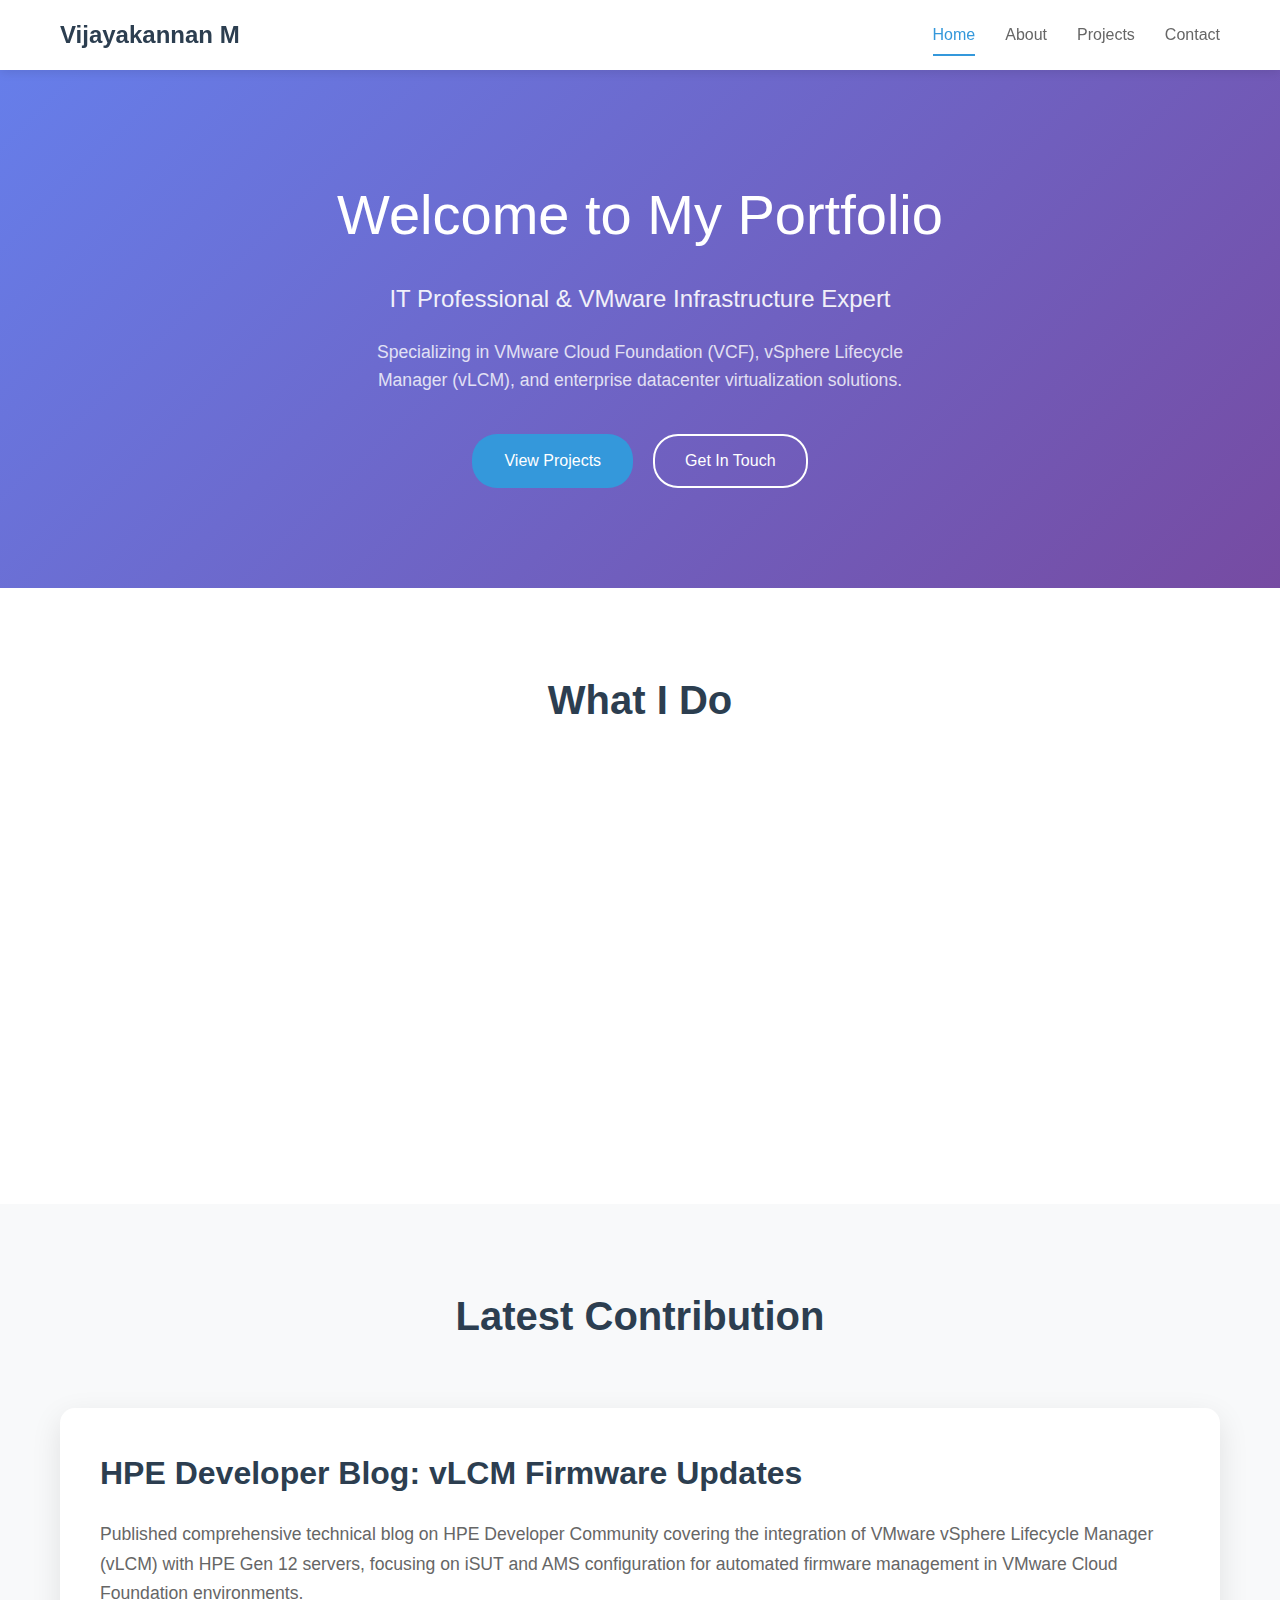
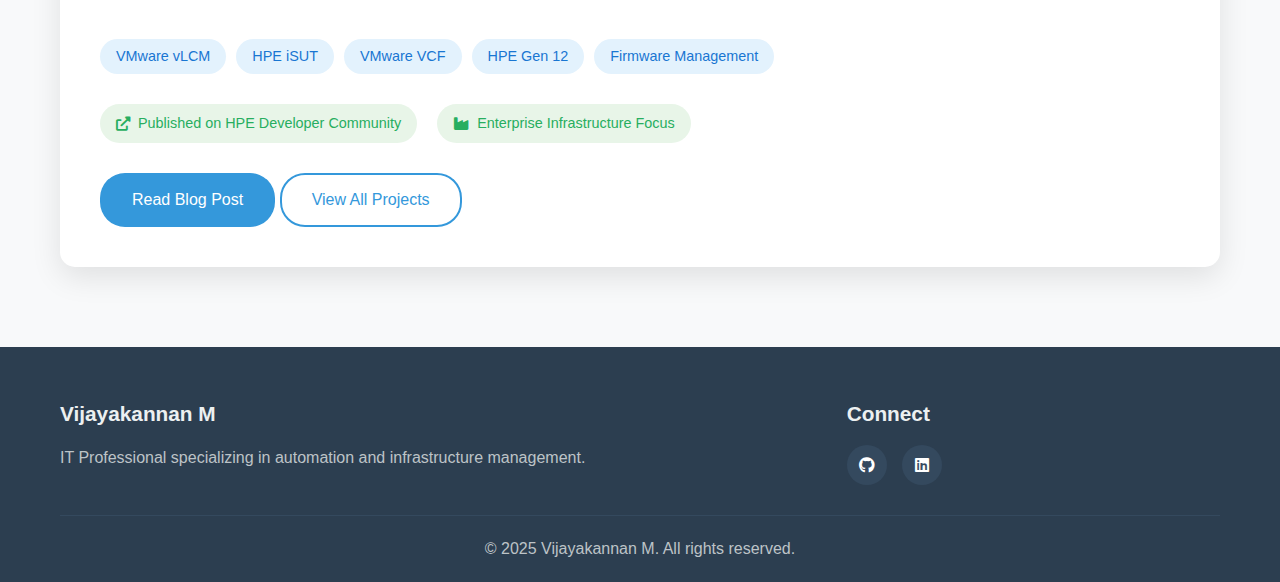
<file: index.html>
<!DOCTYPE html>
<html lang="en">
<head>
    <meta charset="UTF-8">
    <meta name="viewport" content="width=device-width, initial-scale=1.0">
    <title>Vijayakannan M - IT Professional</title>
    <link rel="stylesheet" href="styles.css">
    <link href="https://cdnjs.cloudflare.com/ajax/libs/font-awesome/6.0.0/css/all.min.css" rel="stylesheet">
</head>
<body>
    <nav class="navbar">
        <div class="nav-container">
            <div class="nav-logo">
                <a href="index.html">Vijayakannan M</a>
            </div>
            <div class="nav-menu">
                <a href="index.html" class="nav-link active">Home</a>
                <a href="about.html" class="nav-link">About</a>
                <a href="projects.html" class="nav-link">Projects</a>
                <a href="contact.html" class="nav-link">Contact</a>
            </div>
            <div class="hamburger">
                <span class="bar"></span>
                <span class="bar"></span>
                <span class="bar"></span>
            </div>
        </div>
    </nav>

    <main>
        <section class="hero">
            <div class="hero-content">
                <h1>Welcome to My Portfolio</h1>
                <p class="hero-subtitle">IT Professional & VMware Infrastructure Expert</p>
                <p class="hero-description">
                    Specializing in VMware Cloud Foundation (VCF), vSphere Lifecycle Manager (vLCM), 
                    and enterprise datacenter virtualization solutions.
                </p>
                <div class="hero-buttons">
                    <a href="projects.html" class="btn btn-primary">View Projects</a>
                    <a href="contact.html" class="btn btn-secondary">Get In Touch</a>
                </div>
            </div>
        </section>

        <section class="features">
            <div class="container">
                <h2>What I Do</h2>
                <div class="features-grid">
                    <div class="feature-card">
                        <div class="feature-icon">
                            <i class="fas fa-server"></i>
                        </div>
                        <h3>Infrastructure Management</h3>
                        <p>Specialist in VMware vCenter, ESXi hosts, and enterprise virtualization platforms with comprehensive datacenter management experience.</p>
                    </div>
                    <div class="feature-card">
                        <div class="feature-icon">
                            <i class="fas fa-code"></i>
                        </div>
                        <h3>PowerShell Automation</h3>
                        <p>Creating efficient automation scripts for system administration and deployment tasks.</p>
                    </div>
                    <div class="feature-card">
                        <div class="feature-icon">
                            <i class="fas fa-tools"></i>
                        </div>
                        <h3>System Integration</h3>
                        <p>Integrating HPE iLO, VMware environments, and enterprise management tools.</p>
                    </div>
                </div>
            </div>
        </section>

        <section class="recent-projects">
            <div class="container">
                <h2>Latest Contribution</h2>
                <div class="project-highlight">
                    <div class="project-content">
                        <h3>HPE Developer Blog: vLCM Firmware Updates</h3>
                        <p>
                            Published comprehensive technical blog on HPE Developer Community covering the 
                            integration of VMware vSphere Lifecycle Manager (vLCM) with HPE Gen 12 servers, 
                            focusing on iSUT and AMS configuration for automated firmware management in 
                            VMware Cloud Foundation environments.
                        </p>
                        <div class="project-tech">
                            <span class="tech-tag">VMware vLCM</span>
                            <span class="tech-tag">HPE iSUT</span>
                            <span class="tech-tag">VMware VCF</span>
                            <span class="tech-tag">HPE Gen 12</span>
                            <span class="tech-tag">Firmware Management</span>
                        </div>
                        <div class="blog-highlight">
                            <div class="highlight-item">
                                <i class="fas fa-external-link-alt"></i>
                                <span>Published on HPE Developer Community</span>
                            </div>
                            <div class="highlight-item">
                                <i class="fas fa-industry"></i>
                                <span>Enterprise Infrastructure Focus</span>
                            </div>
                        </div>
                        <a href="https://developer.hpe.com/blog/configure-isut-and-ams-for-vlcm-based-firmware-updates-on-gen-12-servers/" 
                           target="_blank" class="btn btn-primary">Read Blog Post</a>
                        <a href="projects.html" class="btn btn-outline">View All Projects</a>
                    </div>
                </div>
            </div>
        </section>
    </main>

    <footer class="footer">
        <div class="container">
            <div class="footer-content">
                <div class="footer-section">
                    <h4>Vijayakannan M</h4>
                    <p>IT Professional specializing in automation and infrastructure management.</p>
                </div>
                <div class="footer-section">
                    <h4>Connect</h4>
                    <div class="social-links">
                        <a href="https://github.com/Vijayakannan-M" target="_blank">
                            <i class="fab fa-github"></i>
                        </a>
                        <a href="https://linkedin.com/in/vijayakannan-m" target="_blank">
                            <i class="fab fa-linkedin"></i>
                        </a>
                    </div>
                </div>
            </div>
            <div class="footer-bottom">
                <p>&copy; 2025 Vijayakannan M. All rights reserved.</p>
            </div>
        </div>
    </footer>

    <script src="script.js"></script>
</body>
</html>
</file>
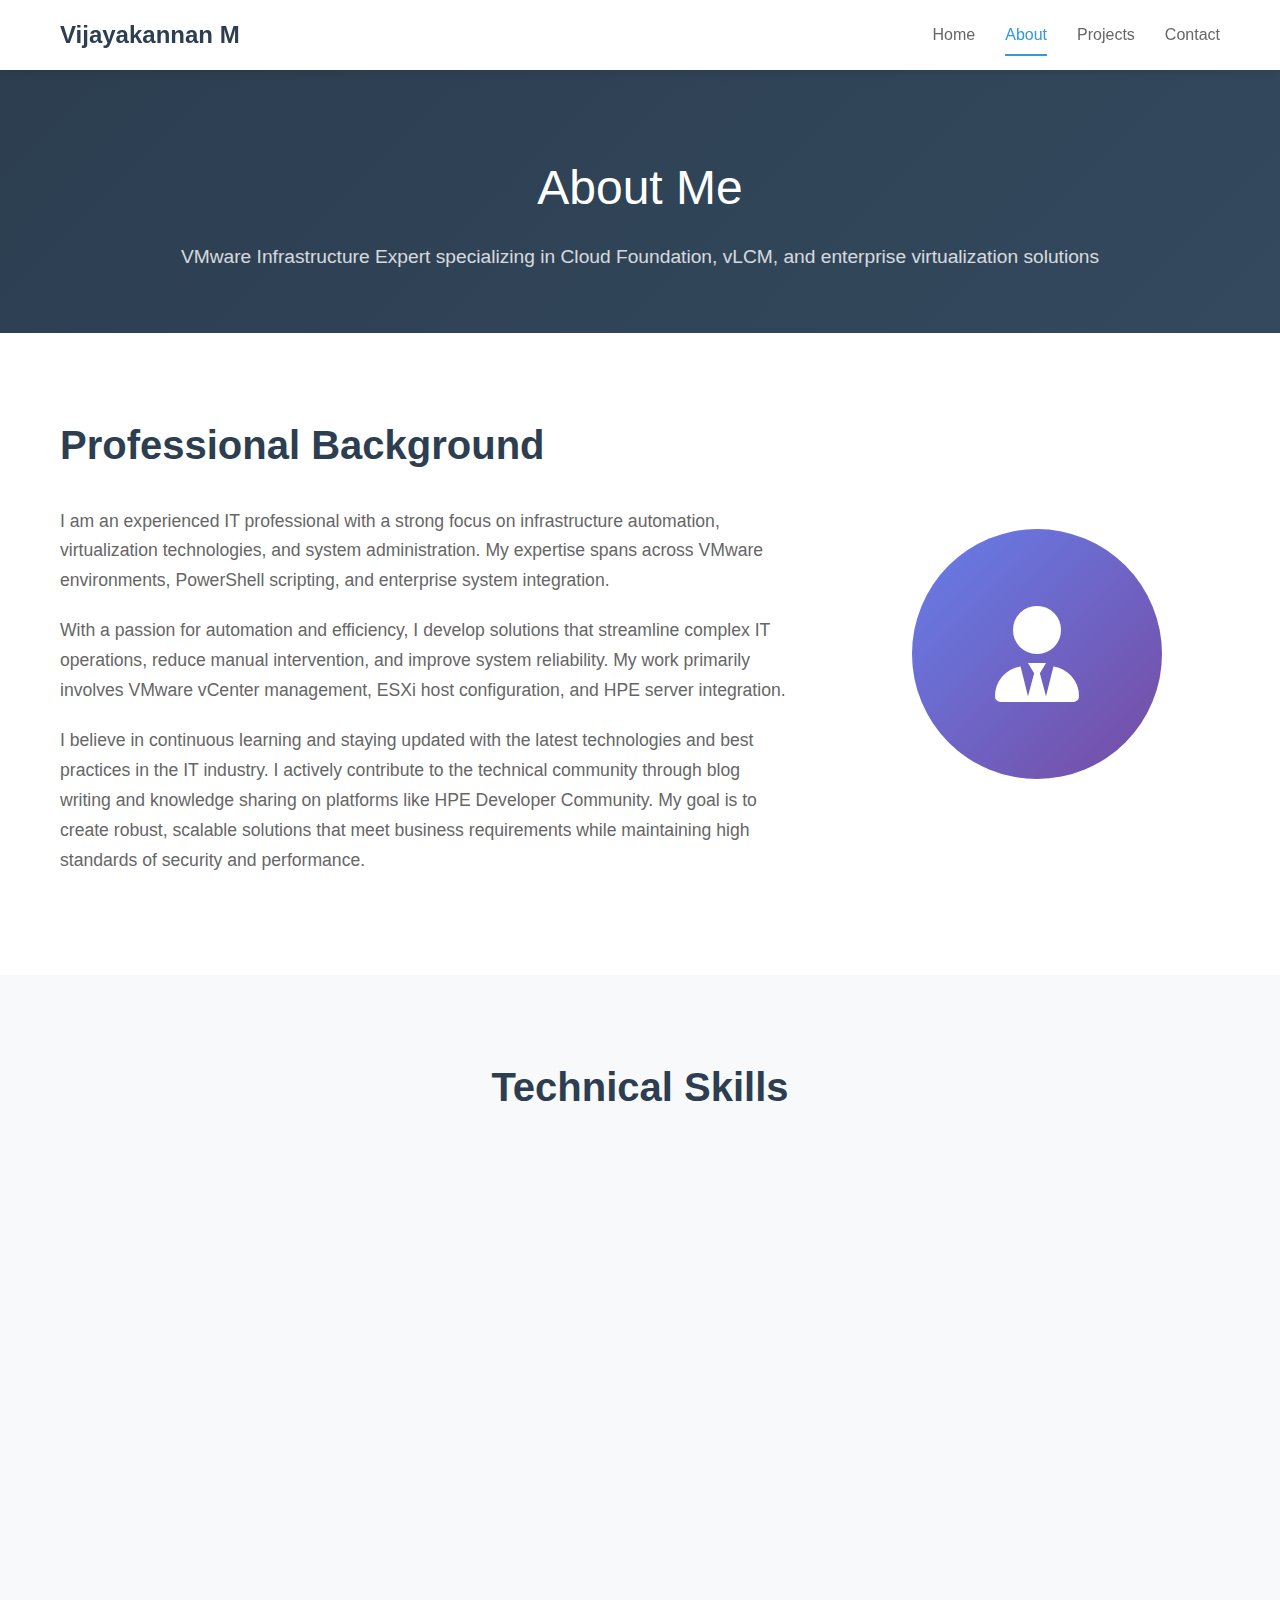
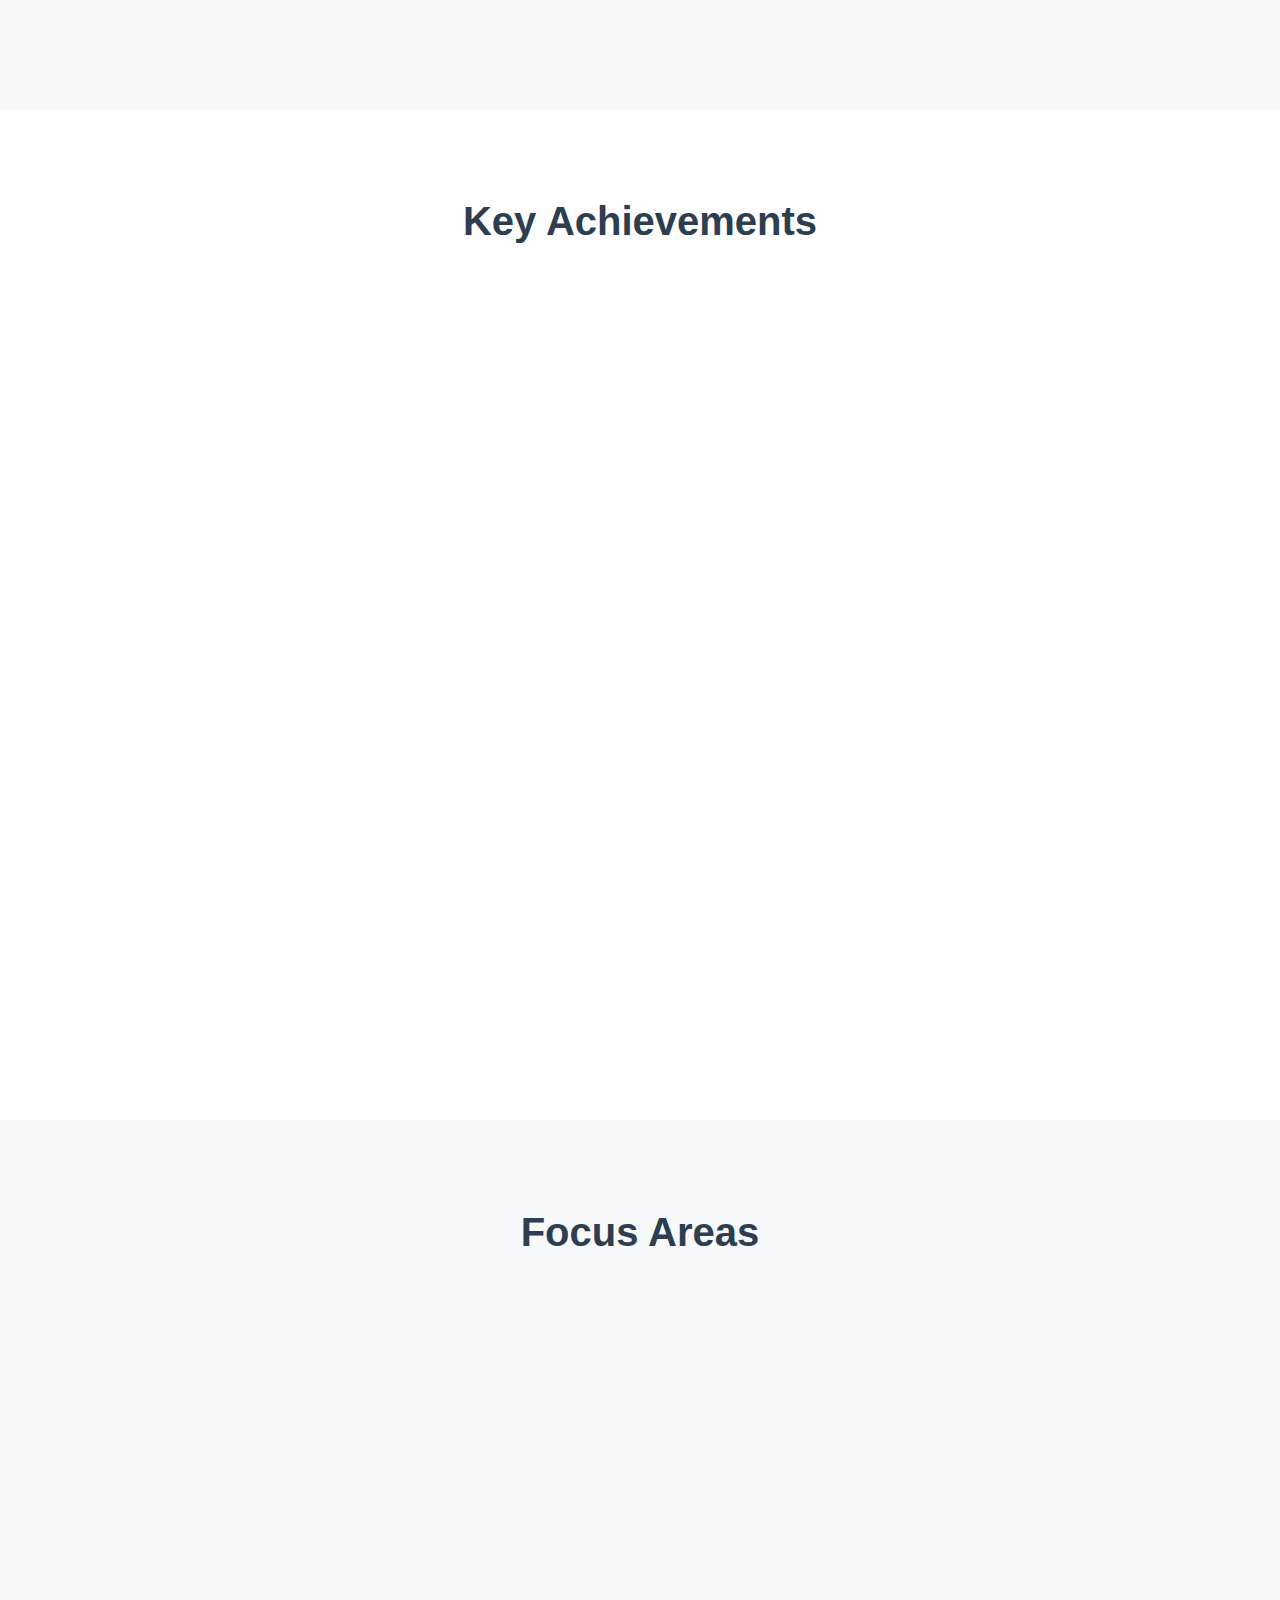
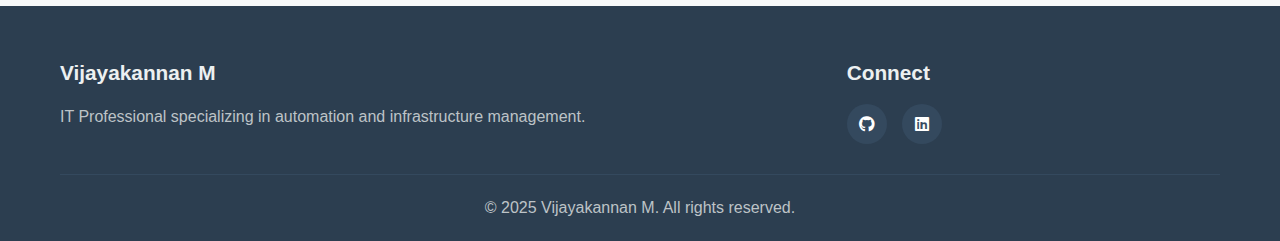
<file: about.html>
<!DOCTYPE html>
<html lang="en">
<head>
    <meta charset="UTF-8">
    <meta name="viewport" content="width=device-width, initial-scale=1.0">
    <title>About - Vijayakannan M</title>
    <link rel="stylesheet" href="styles.css">
    <link href="https://cdnjs.cloudflare.com/ajax/libs/font-awesome/6.0.0/css/all.min.css" rel="stylesheet">
</head>
<body>
    <nav class="navbar">
        <div class="nav-container">
            <div class="nav-logo">
                <a href="index.html">Vijayakannan M</a>
            </div>
            <div class="nav-menu">
                <a href="index.html" class="nav-link">Home</a>
                <a href="about.html" class="nav-link active">About</a>
                <a href="projects.html" class="nav-link">Projects</a>
                <a href="contact.html" class="nav-link">Contact</a>
            </div>
            <div class="hamburger">
                <span class="bar"></span>
                <span class="bar"></span>
                <span class="bar"></span>
            </div>
        </div>
    </nav>

    <main>
        <section class="page-hero">
            <div class="container">
                <h1>About Me</h1>
                <p>VMware Infrastructure Expert specializing in Cloud Foundation, vLCM, and enterprise virtualization solutions</p>
            </div>
        </section>

        <section class="about-content">
            <div class="container">
                <div class="about-grid">
                    <div class="about-text">
                        <h2>Professional Background</h2>
                        <p>
                            I am an experienced IT professional with a strong focus on infrastructure automation, 
                            virtualization technologies, and system administration. My expertise spans across 
                            VMware environments, PowerShell scripting, and enterprise system integration.
                        </p>
                        <p>
                            With a passion for automation and efficiency, I develop solutions that streamline 
                            complex IT operations, reduce manual intervention, and improve system reliability. 
                            My work primarily involves VMware vCenter management, ESXi host configuration, 
                            and HPE server integration.
                        </p>
                        <p>
                            I believe in continuous learning and staying updated with the latest technologies 
                            and best practices in the IT industry. I actively contribute to the technical 
                            community through blog writing and knowledge sharing on platforms like HPE Developer 
                            Community. My goal is to create robust, scalable solutions that meet business 
                            requirements while maintaining high standards of security and performance.
                        </p>
                    </div>
                    <div class="about-image">
                        <div class="profile-placeholder">
                            <i class="fas fa-user-tie"></i>
                        </div>
                    </div>
                </div>
            </div>
        </section>

        <section class="skills">
            <div class="container">
                <h2>Technical Skills</h2>
                <div class="skills-grid">
                    <div class="skill-category">
                        <h3>Scripting & Automation</h3>
                        <ul>
                            <li>PowerShell</li>
                            <li>PowerCLI</li>
                            <li>Batch Scripting</li>
                            <li>SSH Automation</li>
                        </ul>
                    </div>
                    <div class="skill-category">
                        <h3>Virtualization</h3>
                        <ul>
                            <li>VMware vCenter</li>
                            <li>ESXi</li>
                            <li>Virtual Machine Management</li>
                            <li>Cluster Configuration</li>
                        </ul>
                    </div>
                    <div class="skill-category">
                        <h3>Hardware & Integration</h3>
                        <ul>
                            <li>HPE iLO</li>
                            <li>Server Management</li>
                            <li>System Integration</li>
                            <li>Remote Administration</li>
                        </ul>
                    </div>
                    <div class="skill-category">
                        <h3>Development & Tools</h3>
                        <ul>
                            <li>Python</li>
                            <li>Java</li>
                            <li>AWS Cloud Services</li>
                            <li>Git & GitHub</li>
                            <li>HTML/CSS</li>
                            <li>JSON/XML</li>
                            <li>Documentation</li>
                        </ul>
                    </div>
                </div>
            </div>
        </section>

        <section class="experience">
            <div class="container">
                <h2>Key Achievements</h2>
                <div class="achievements">
                    <div class="achievement-item">
                        <div class="achievement-icon">
                            <i class="fas fa-cogs"></i>
                        </div>
                        <div class="achievement-content">
                            <h3>Automation Excellence</h3>
                            <p>Developed comprehensive PowerShell automation scripts that significantly reduce manual configuration time for VMware and HPE environments.</p>
                        </div>
                    </div>
                    <div class="achievement-item">
                        <div class="achievement-icon">
                            <i class="fas fa-shield-alt"></i>
                        </div>
                        <div class="achievement-content">
                            <h3>Security Implementation</h3>
                            <p>Implemented secure credential management and account creation processes across enterprise infrastructure.</p>
                        </div>
                    </div>
                    <div class="achievement-item">
                        <div class="achievement-icon">
                            <i class="fas fa-pen-fancy"></i>
                        </div>
                        <div class="achievement-content">
                            <h3>Technical Writing & Community Contribution</h3>
                            <p>Published technical blog on HPE Developer Community covering vLCM integration with HPE Gen 12 servers, sharing expertise with the broader IT community.</p>
                        </div>
                    </div>
                    <div class="achievement-item">
                        <div class="achievement-icon">
                            <i class="fas fa-chart-line"></i>
                        </div>
                        <div class="achievement-content">
                            <h3>Process Optimization</h3>
                            <p>Streamlined IT operations through efficient scripting and automation, improving system reliability and reducing deployment time.</p>
                        </div>
                    </div>
                </div>
            </div>
        </section>

        <section class="certifications">
            <div class="container">
                <h2>Focus Areas</h2>
                <div class="cert-grid">
                    <div class="cert-item">
                        <i class="fas fa-server"></i>
                        <h4>Infrastructure Management</h4>
                        <p>VMware vSphere Administration</p>
                    </div>
                    <div class="cert-item">
                        <i class="fas fa-code"></i>
                        <h4>Automation Development</h4>
                        <p>PowerShell & PowerCLI Scripting</p>
                    </div>
                    <div class="cert-item">
                        <i class="fas fa-network-wired"></i>
                        <h4>System Integration</h4>
                        <p>Enterprise Hardware Management</p>
                    </div>
                </div>
            </div>
        </section>
    </main>

    <footer class="footer">
        <div class="container">
            <div class="footer-content">
                <div class="footer-section">
                    <h4>Vijayakannan M</h4>
                    <p>IT Professional specializing in automation and infrastructure management.</p>
                </div>
                <div class="footer-section">
                    <h4>Connect</h4>
                    <div class="social-links">
                        <a href="https://github.com/Vijayakannan-M" target="_blank">
                            <i class="fab fa-github"></i>
                        </a>
                        <a href="https://linkedin.com/in/vijayakannan-m" target="_blank">
                            <i class="fab fa-linkedin"></i>
                        </a>
                    </div>
                </div>
            </div>
            <div class="footer-bottom">
                <p>&copy; 2025 Vijayakannan M. All rights reserved.</p>
            </div>
        </div>
    </footer>

    <script src="script.js"></script>
</body>
</html>
</file>
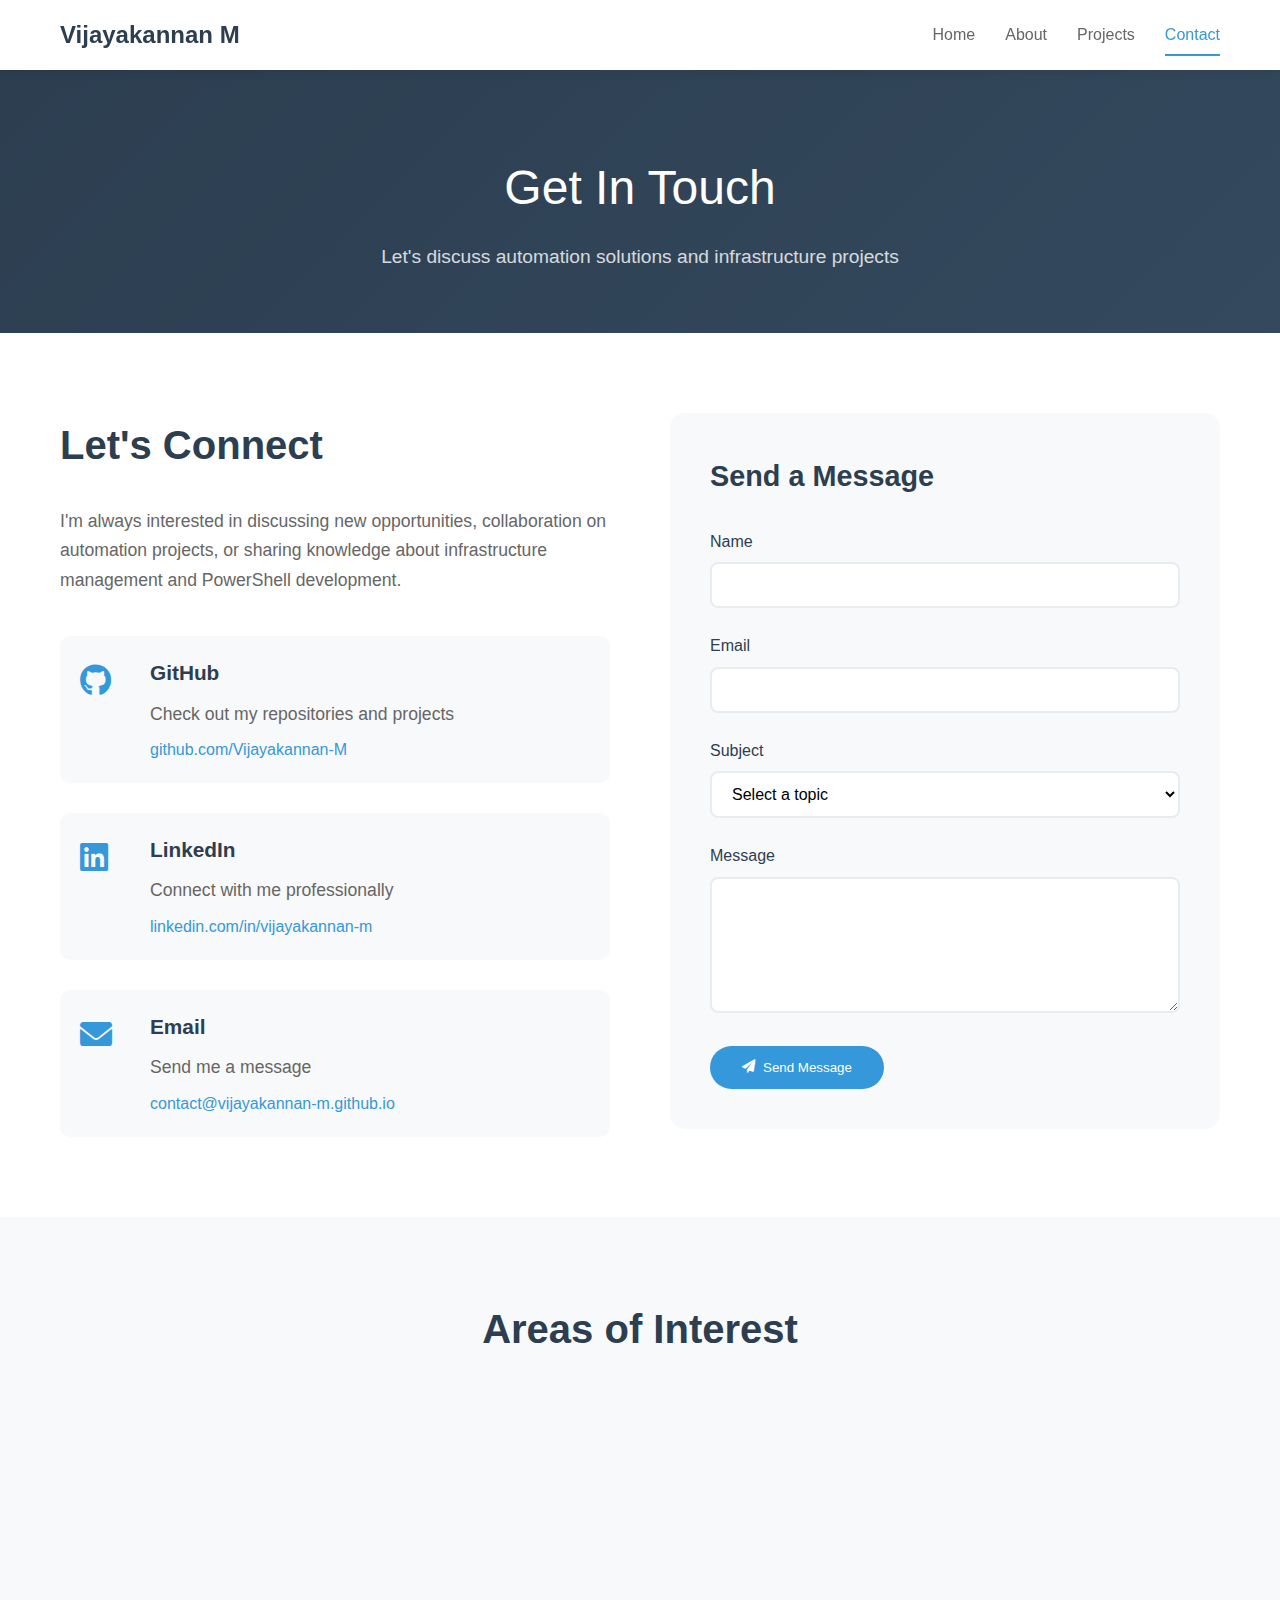
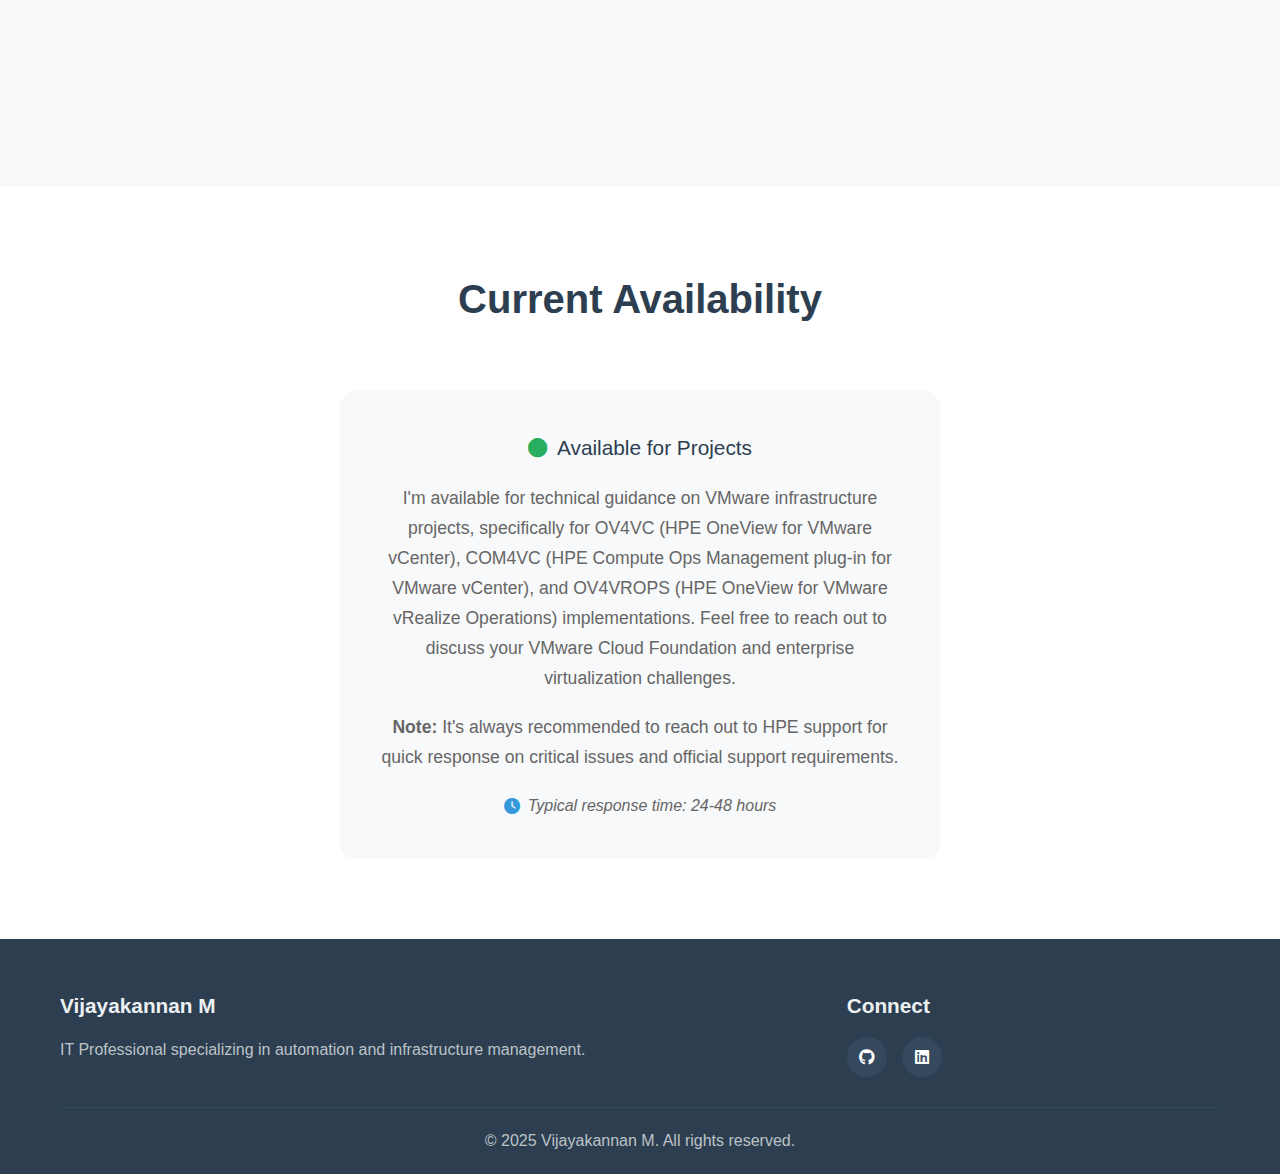
<file: contact.html>
<!DOCTYPE html>
<html lang="en">
<head>
    <meta charset="UTF-8">
    <meta name="viewport" content="width=device-width, initial-scale=1.0">
    <title>Contact - Vijayakannan M</title>
    <link rel="stylesheet" href="styles.css">
    <link href="https://cdnjs.cloudflare.com/ajax/libs/font-awesome/6.0.0/css/all.min.css" rel="stylesheet">
</head>
<body>
    <nav class="navbar">
        <div class="nav-container">
            <div class="nav-logo">
                <a href="index.html">Vijayakannan M</a>
            </div>
            <div class="nav-menu">
                <a href="index.html" class="nav-link">Home</a>
                <a href="about.html" class="nav-link">About</a>
                <a href="projects.html" class="nav-link">Projects</a>
                <a href="contact.html" class="nav-link active">Contact</a>
            </div>
            <div class="hamburger">
                <span class="bar"></span>
                <span class="bar"></span>
                <span class="bar"></span>
            </div>
        </div>
    </nav>

    <main>
        <section class="page-hero">
            <div class="container">
                <h1>Get In Touch</h1>
                <p>Let's discuss automation solutions and infrastructure projects</p>
            </div>
        </section>

        <section class="contact">
            <div class="container">
                <div class="contact-grid">
                    <div class="contact-info">
                        <h2>Let's Connect</h2>
                        <p>
                            I'm always interested in discussing new opportunities, 
                            collaboration on automation projects, or sharing knowledge 
                            about infrastructure management and PowerShell development.
                        </p>
                        
                        <div class="contact-methods">
                            <div class="contact-method">
                                <div class="contact-icon">
                                    <i class="fab fa-github"></i>
                                </div>
                                <div class="contact-details">
                                    <h3>GitHub</h3>
                                    <p>Check out my repositories and projects</p>
                                    <a href="https://github.com/Vijayakannan-M" target="_blank">
                                        github.com/Vijayakannan-M
                                    </a>
                                </div>
                            </div>

                            <div class="contact-method">
                                <div class="contact-icon">
                                    <i class="fab fa-linkedin"></i>
                                </div>
                                <div class="contact-details">
                                    <h3>LinkedIn</h3>
                                    <p>Connect with me professionally</p>
                                    <a href="https://linkedin.com/in/vijayakannan-m" target="_blank">
                                        linkedin.com/in/vijayakannan-m
                                    </a>
                                </div>
                            </div>

                            <div class="contact-method">
                                <div class="contact-icon">
                                    <i class="fas fa-envelope"></i>
                                </div>
                                <div class="contact-details">
                                    <h3>Email</h3>
                                    <p>Send me a message</p>
                                    <a href="mailto:contact@vijayakannan-m.github.io">
                                        contact@vijayakannan-m.github.io
                                    </a>
                                </div>
                            </div>
                        </div>
                    </div>

                    <div class="contact-form-section">
                        <div class="contact-form">
                            <h3>Send a Message</h3>
                            <form id="contactForm">
                                <div class="form-group">
                                    <label for="name">Name</label>
                                    <input type="text" id="name" name="name" required>
                                </div>
                                
                                <div class="form-group">
                                    <label for="email">Email</label>
                                    <input type="email" id="email" name="email" required>
                                </div>
                                
                                <div class="form-group">
                                    <label for="subject">Subject</label>
                                    <select id="subject" name="subject" required>
                                        <option value="">Select a topic</option>
                                        <option value="collaboration">Collaboration Opportunity</option>
                                        <option value="consulting">Consulting Inquiry</option>
                                        <option value="project">Project Discussion</option>
                                        <option value="question">Technical Question</option>
                                        <option value="other">Other</option>
                                    </select>
                                </div>
                                
                                <div class="form-group">
                                    <label for="message">Message</label>
                                    <textarea id="message" name="message" rows="6" required></textarea>
                                </div>
                                
                                <button type="submit" class="btn btn-primary">
                                    <i class="fas fa-paper-plane"></i>
                                    Send Message
                                </button>
                            </form>
                        </div>
                    </div>
                </div>
            </div>
        </section>

        <section class="collaboration">
            <div class="container">
                <h2>Areas of Interest</h2>
                <div class="interest-grid">
                    <div class="interest-item">
                        <i class="fas fa-cogs"></i>
                        <h3>Automation Projects</h3>
                        <p>PowerShell scripting, infrastructure automation, and process optimization</p>
                    </div>
                    <div class="interest-item">
                        <i class="fas fa-server"></i>
                        <h3>Infrastructure Consulting</h3>
                        <p>VMware environments, server management, and virtualization solutions</p>
                    </div>
                    <div class="interest-item">
                        <i class="fas fa-code"></i>
                        <h3>Script Development</h3>
                        <p>Custom automation solutions for enterprise environments</p>
                    </div>
                    <div class="interest-item">
                        <i class="fas fa-graduation-cap"></i>
                        <h3>Knowledge Sharing</h3>
                        <p>Technical discussions, best practices, and learning opportunities</p>
                    </div>
                </div>
            </div>
        </section>

        <section class="availability">
            <div class="container">
                <div class="availability-info">
                    <h2>Current Availability</h2>
                    <div class="status-card">
                        <div class="status-indicator">
                            <i class="fas fa-circle"></i>
                            <span>Available for Projects</span>
                        </div>
                        <p>
                            I'm available for technical guidance on VMware infrastructure projects, 
                            specifically for OV4VC (HPE OneView for VMware vCenter), COM4VC (HPE Compute Ops Management 
                            plug-in for VMware vCenter), and OV4VROPS (HPE OneView for VMware vRealize Operations) 
                            implementations. Feel free to reach out to discuss your VMware Cloud Foundation and 
                            enterprise virtualization challenges.
                        </p>
                        <p>
                            <strong>Note:</strong> It's always recommended to reach out to HPE support for quick response 
                            on critical issues and official support requirements.
                        </p>
                        <div class="response-time">
                            <i class="fas fa-clock"></i>
                            <span>Typical response time: 24-48 hours</span>
                        </div>
                    </div>
                </div>
            </div>
        </section>
    </main>

    <footer class="footer">
        <div class="container">
            <div class="footer-content">
                <div class="footer-section">
                    <h4>Vijayakannan M</h4>
                    <p>IT Professional specializing in automation and infrastructure management.</p>
                </div>
                <div class="footer-section">
                    <h4>Connect</h4>
                    <div class="social-links">
                        <a href="https://github.com/Vijayakannan-M" target="_blank">
                            <i class="fab fa-github"></i>
                        </a>
                        <a href="https://linkedin.com/in/vijayakannan-m" target="_blank">
                            <i class="fab fa-linkedin"></i>
                        </a>
                    </div>
                </div>
            </div>
            <div class="footer-bottom">
                <p>&copy; 2025 Vijayakannan M. All rights reserved.</p>
            </div>
        </div>
    </footer>

    <script src="script.js"></script>
</body>
</html>
</file>
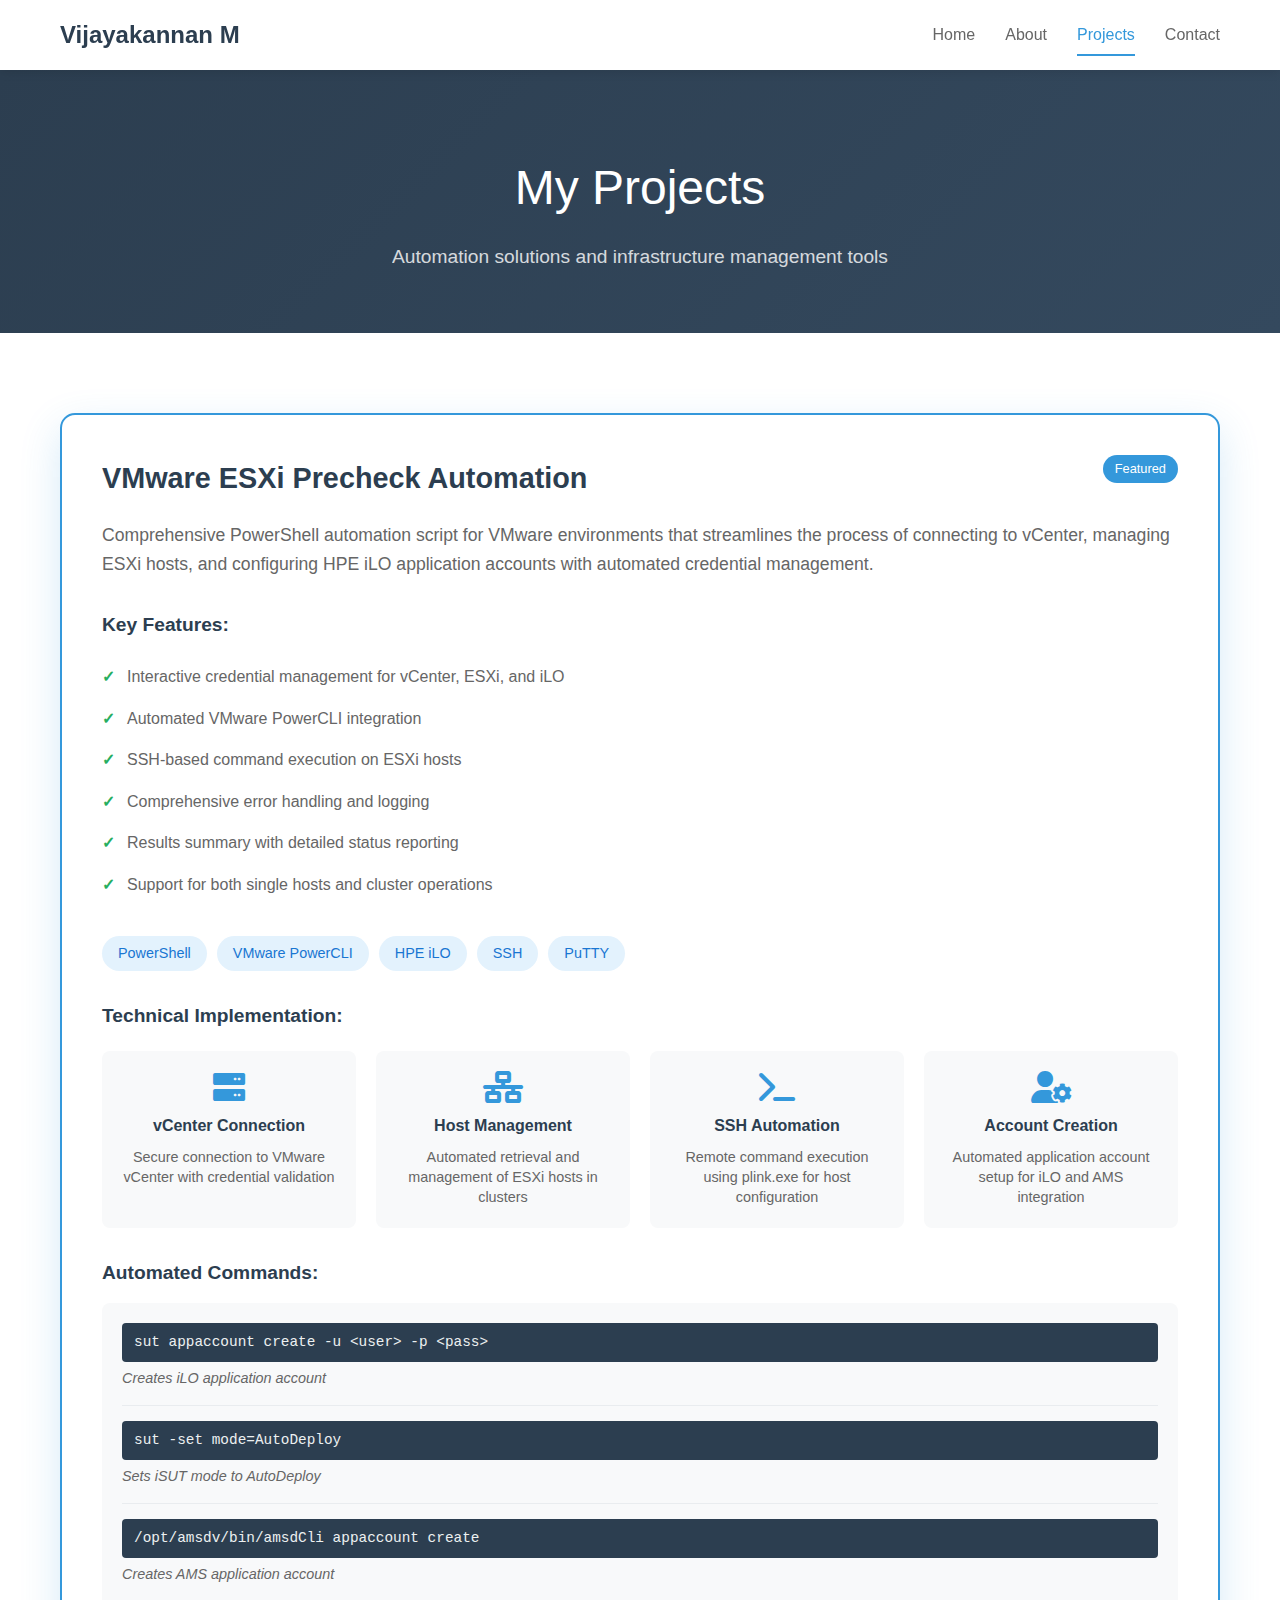
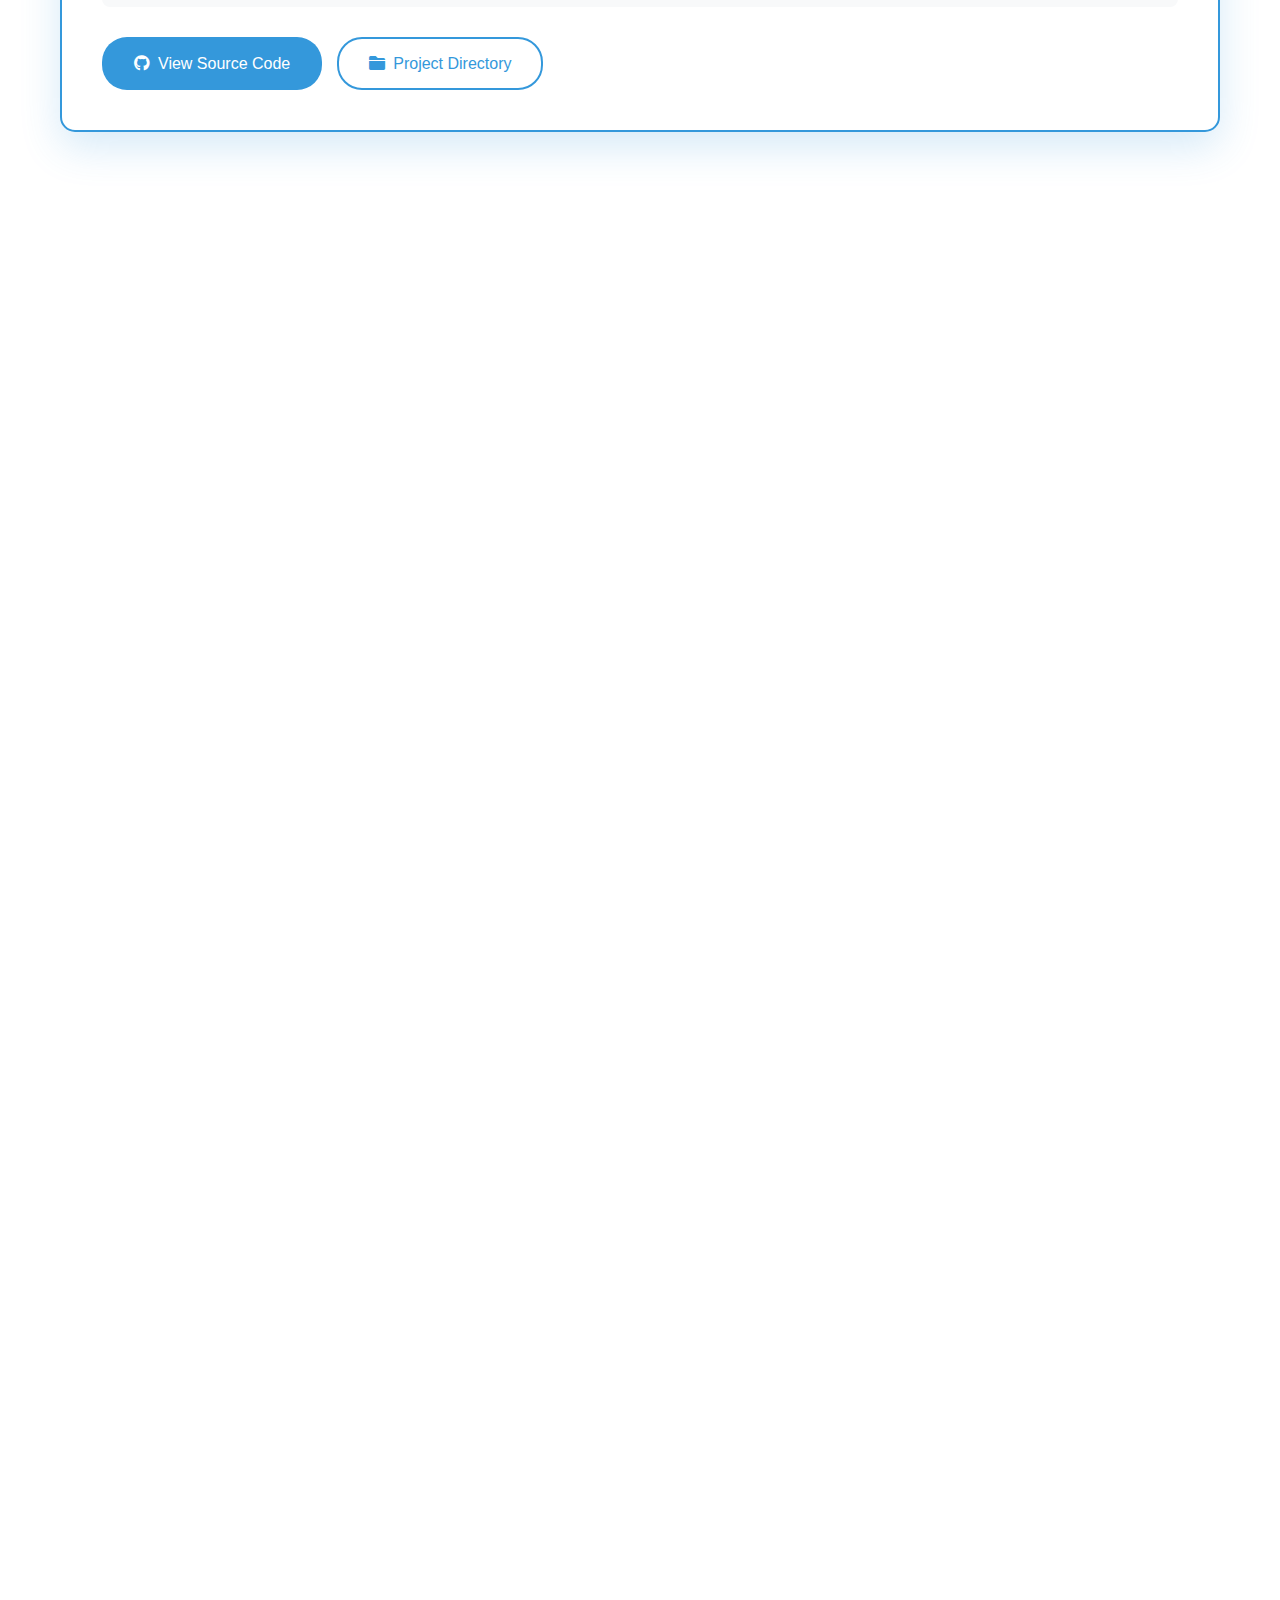
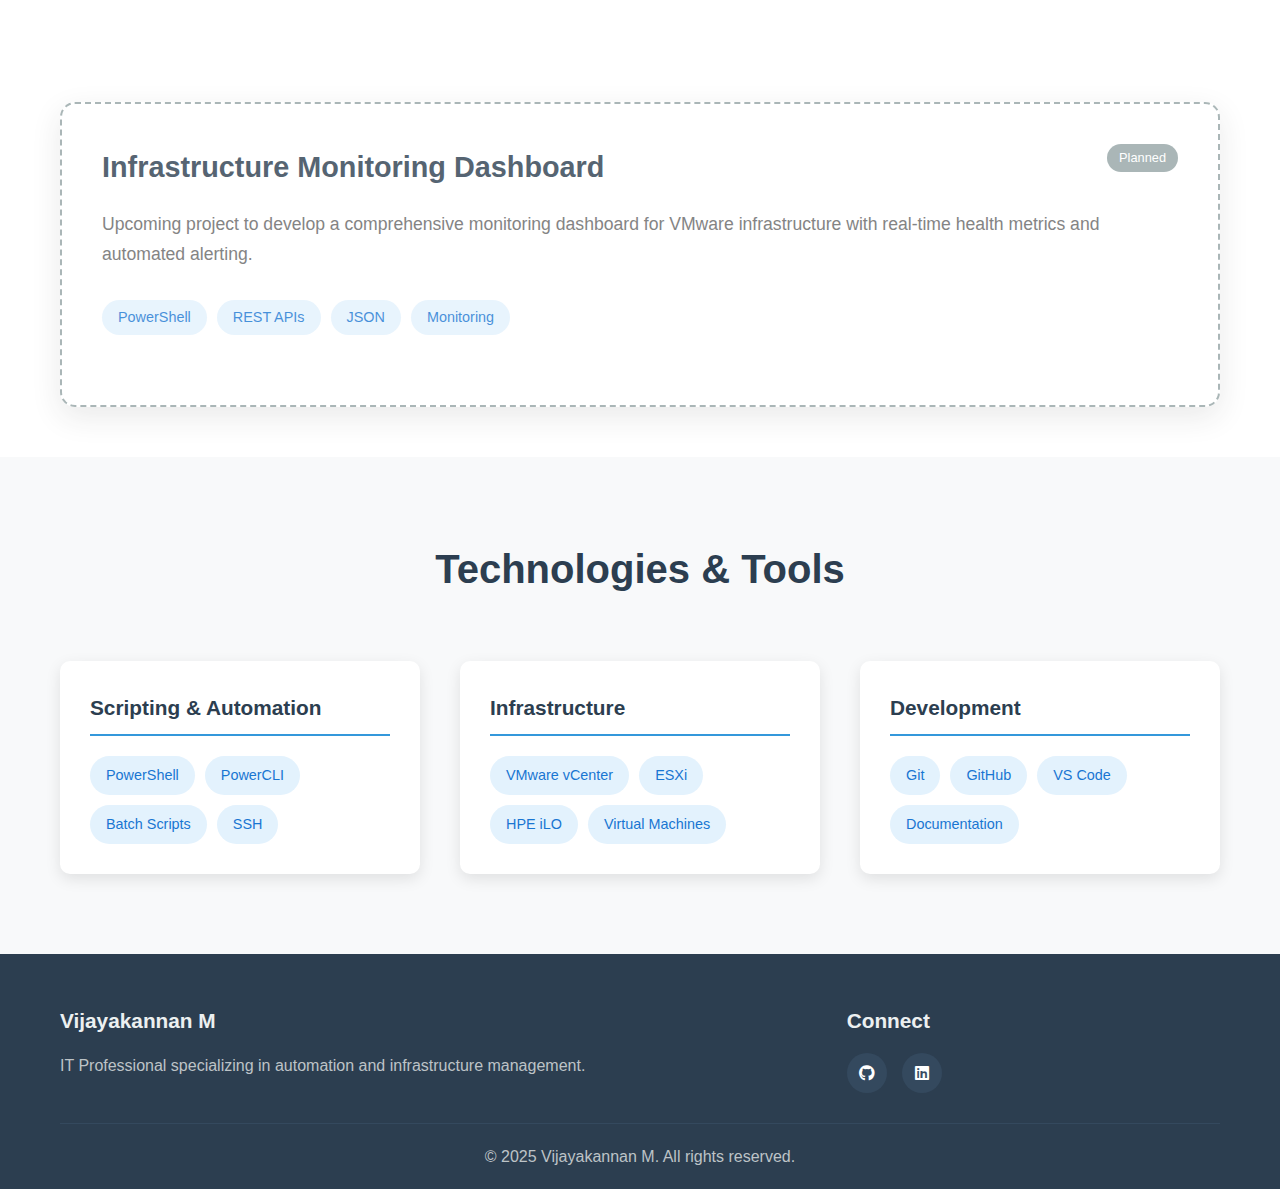
<file: projects.html>
<!DOCTYPE html>
<html lang="en">
<head>
    <meta charset="UTF-8">
    <meta name="viewport" content="width=device-width, initial-scale=1.0">
    <title>Projects - Vijayakannan M</title>
    <link rel="stylesheet" href="styles.css">
    <link href="https://cdnjs.cloudflare.com/ajax/libs/font-awesome/6.0.0/css/all.min.css" rel="stylesheet">
</head>
<body>
    <nav class="navbar">
        <div class="nav-container">
            <div class="nav-logo">
                <a href="index.html">Vijayakannan M</a>
            </div>
            <div class="nav-menu">
                <a href="index.html" class="nav-link">Home</a>
                <a href="about.html" class="nav-link">About</a>
                <a href="projects.html" class="nav-link active">Projects</a>
                <a href="contact.html" class="nav-link">Contact</a>
            </div>
            <div class="hamburger">
                <span class="bar"></span>
                <span class="bar"></span>
                <span class="bar"></span>
            </div>
        </div>
    </nav>

    <main>
        <section class="page-hero">
            <div class="container">
                <h1>My Projects</h1>
                <p>Automation solutions and infrastructure management tools</p>
            </div>
        </section>

        <section class="projects">
            <div class="container">
                <div class="projects-grid">
                    <div class="project-card featured">
                        <div class="project-header">
                            <h3>VMware ESXi Precheck Automation</h3>
                            <span class="project-status">Featured</span>
                        </div>
                        <div class="project-description">
                            <p>
                                Comprehensive PowerShell automation script for VMware environments that streamlines 
                                the process of connecting to vCenter, managing ESXi hosts, and configuring HPE iLO 
                                application accounts with automated credential management.
                            </p>
                        </div>
                        <div class="project-features">
                            <h4>Key Features:</h4>
                            <ul>
                                <li>Interactive credential management for vCenter, ESXi, and iLO</li>
                                <li>Automated VMware PowerCLI integration</li>
                                <li>SSH-based command execution on ESXi hosts</li>
                                <li>Comprehensive error handling and logging</li>
                                <li>Results summary with detailed status reporting</li>
                                <li>Support for both single hosts and cluster operations</li>
                            </ul>
                        </div>
                        <div class="project-tech">
                            <span class="tech-tag">PowerShell</span>
                            <span class="tech-tag">VMware PowerCLI</span>
                            <span class="tech-tag">HPE iLO</span>
                            <span class="tech-tag">SSH</span>
                            <span class="tech-tag">PuTTY</span>
                        </div>
                        <div class="project-details">
                            <h4>Technical Implementation:</h4>
                            <div class="implementation-grid">
                                <div class="impl-item">
                                    <i class="fas fa-server"></i>
                                    <h5>vCenter Connection</h5>
                                    <p>Secure connection to VMware vCenter with credential validation</p>
                                </div>
                                <div class="impl-item">
                                    <i class="fas fa-network-wired"></i>
                                    <h5>Host Management</h5>
                                    <p>Automated retrieval and management of ESXi hosts in clusters</p>
                                </div>
                                <div class="impl-item">
                                    <i class="fas fa-terminal"></i>
                                    <h5>SSH Automation</h5>
                                    <p>Remote command execution using plink.exe for host configuration</p>
                                </div>
                                <div class="impl-item">
                                    <i class="fas fa-user-cog"></i>
                                    <h5>Account Creation</h5>
                                    <p>Automated application account setup for iLO and AMS integration</p>
                                </div>
                            </div>
                        </div>
                        <div class="project-commands">
                            <h4>Automated Commands:</h4>
                            <div class="command-list">
                                <div class="command-item">
                                    <code>sut appaccount create -u &lt;user&gt; -p &lt;pass&gt;</code>
                                    <span>Creates iLO application account</span>
                                </div>
                                <div class="command-item">
                                    <code>sut -set mode=AutoDeploy</code>
                                    <span>Sets iSUT mode to AutoDeploy</span>
                                </div>
                                <div class="command-item">
                                    <code>/opt/amsdv/bin/amsdCli appaccount create</code>
                                    <span>Creates AMS application account</span>
                                </div>
                            </div>
                        </div>
                        <div class="project-links">
                            <a href="https://github.com/Vijayakannan-M/vijayakannan-m.github.io/blob/main/precheck-script/precheck.ps1" 
                               target="_blank" class="btn btn-primary">
                                <i class="fab fa-github"></i> View Source Code
                            </a>
                            <a href="https://github.com/Vijayakannan-M/vijayakannan-m.github.io/tree/main/precheck-script" 
                               target="_blank" class="btn btn-outline">
                                <i class="fas fa-folder"></i> Project Directory
                            </a>
                        </div>
                    </div>

                    <div class="project-card">
                        <div class="project-header">
                            <h3>Portfolio Website</h3>
                            <span class="project-status">Active</span>
                        </div>
                        <div class="project-description">
                            <p>
                                Multi-page responsive portfolio website built with modern web technologies, 
                                showcasing professional projects and technical expertise.
                            </p>
                        </div>
                        <div class="project-tech">
                            <span class="tech-tag">HTML5</span>
                            <span class="tech-tag">CSS3</span>
                            <span class="tech-tag">JavaScript</span>
                            <span class="tech-tag">GitHub Pages</span>
                        </div>
                        <div class="project-links">
                            <a href="https://vijayakannan-m.github.io" target="_blank" class="btn btn-primary">
                                <i class="fas fa-external-link-alt"></i> Live Site
                            </a>
                            <a href="https://github.com/Vijayakannan-M/vijayakannan-m.github.io" 
                               target="_blank" class="btn btn-outline">
                                <i class="fab fa-github"></i> Source Code
                            </a>
                        </div>
                    </div>

                    <div class="project-card featured">
                        <div class="project-header">
                            <h3>HPE Developer Blog: vLCM Firmware Updates</h3>
                            <span class="project-status">Published</span>
                        </div>
                        <div class="project-description">
                            <p>
                                Comprehensive technical blog post published on HPE Developer Community, detailing the 
                                configuration of Intelligent System Update (iSUT) and AMS for vSphere Lifecycle Manager 
                                (vLCM) based firmware updates on HPE Gen 12 servers, bridging VMware Cloud Foundation 
                                with HPE infrastructure management.
                            </p>
                        </div>
                        <div class="project-features">
                            <h4>Key Topics Covered:</h4>
                            <ul>
                                <li>vSphere Lifecycle Manager (vLCM) integration with HPE servers</li>
                                <li>Intelligent System Update (iSUT) configuration and setup</li>
                                <li>AMS (Agentless Management Service) deployment strategies</li>
                                <li>VMware Cloud Foundation (VCF) firmware management workflows</li>
                                <li>HPE Gen 12 server lifecycle management best practices</li>
                                <li>Troubleshooting common integration challenges</li>
                            </ul>
                        </div>
                        <div class="project-tech">
                            <span class="tech-tag">VMware vLCM</span>
                            <span class="tech-tag">HPE iSUT</span>
                            <span class="tech-tag">VMware VCF</span>
                            <span class="tech-tag">HPE AMS</span>
                            <span class="tech-tag">Gen 12 Servers</span>
                            <span class="tech-tag">Firmware Management</span>
                        </div>
                        <div class="project-details">
                            <h4>Technical Focus Areas:</h4>
                            <div class="implementation-grid">
                                <div class="impl-item">
                                    <i class="fas fa-cloud"></i>
                                    <h5>VMware Cloud Foundation</h5>
                                    <p>Integration strategies for VCF with HPE infrastructure components</p>
                                </div>
                                <div class="impl-item">
                                    <i class="fas fa-sync-alt"></i>
                                    <h5>Lifecycle Management</h5>
                                    <p>Automated firmware updates through vLCM workflows</p>
                                </div>
                                <div class="impl-item">
                                    <i class="fas fa-microchip"></i>
                                    <h5>HPE Gen 12 Integration</h5>
                                    <p>Optimized configuration for latest HPE server generation</p>
                                </div>
                                <div class="impl-item">
                                    <i class="fas fa-tools"></i>
                                    <h5>iSUT & AMS Setup</h5>
                                    <p>Step-by-step configuration of HPE management tools</p>
                                </div>
                            </div>
                        </div>
                        <div class="blog-impact">
                            <h4>Community Impact:</h4>
                            <div class="impact-stats">
                                <div class="stat-item">
                                    <i class="fas fa-users"></i>
                                    <span>Published on HPE Developer Community</span>
                                </div>
                                <div class="stat-item">
                                    <i class="fas fa-book-open"></i>
                                    <span>Technical deep-dive content</span>
                                </div>
                                <div class="stat-item">
                                    <i class="fas fa-industry"></i>
                                    <span>Enterprise infrastructure focus</span>
                                </div>
                            </div>
                        </div>
                        <div class="project-links">
                            <a href="https://developer.hpe.com/blog/configure-isut-and-ams-for-vlcm-based-firmware-updates-on-gen-12-servers/" 
                               target="_blank" class="btn btn-primary">
                                <i class="fas fa-external-link-alt"></i> Read Blog Post
                            </a>
                            <a href="https://developer.hpe.com" target="_blank" class="btn btn-outline">
                                <i class="fas fa-globe"></i> HPE Developer
                            </a>
                        </div>
                    </div>

                    <div class="project-card upcoming">
                        <div class="project-header">
                            <h3>Infrastructure Monitoring Dashboard</h3>
                            <span class="project-status">Planned</span>
                        </div>
                        <div class="project-description">
                            <p>
                                Upcoming project to develop a comprehensive monitoring dashboard for 
                                VMware infrastructure with real-time health metrics and automated alerting.
                            </p>
                        </div>
                        <div class="project-tech">
                            <span class="tech-tag">PowerShell</span>
                            <span class="tech-tag">REST APIs</span>
                            <span class="tech-tag">JSON</span>
                            <span class="tech-tag">Monitoring</span>
                        </div>
                    </div>
                </div>
            </div>
        </section>

        <section class="technologies">
            <div class="container">
                <h2>Technologies & Tools</h2>
                <div class="tech-categories">
                    <div class="tech-category">
                        <h3>Scripting & Automation</h3>
                        <div class="tech-items">
                            <span class="tech-item">PowerShell</span>
                            <span class="tech-item">PowerCLI</span>
                            <span class="tech-item">Batch Scripts</span>
                            <span class="tech-item">SSH</span>
                        </div>
                    </div>
                    <div class="tech-category">
                        <h3>Infrastructure</h3>
                        <div class="tech-items">
                            <span class="tech-item">VMware vCenter</span>
                            <span class="tech-item">ESXi</span>
                            <span class="tech-item">HPE iLO</span>
                            <span class="tech-item">Virtual Machines</span>
                        </div>
                    </div>
                    <div class="tech-category">
                        <h3>Development</h3>
                        <div class="tech-items">
                            <span class="tech-item">Git</span>
                            <span class="tech-item">GitHub</span>
                            <span class="tech-item">VS Code</span>
                            <span class="tech-item">Documentation</span>
                        </div>
                    </div>
                </div>
            </div>
        </section>
    </main>

    <footer class="footer">
        <div class="container">
            <div class="footer-content">
                <div class="footer-section">
                    <h4>Vijayakannan M</h4>
                    <p>IT Professional specializing in automation and infrastructure management.</p>
                </div>
                <div class="footer-section">
                    <h4>Connect</h4>
                    <div class="social-links">
                        <a href="https://github.com/Vijayakannan-M" target="_blank">
                            <i class="fab fa-github"></i>
                        </a>
                        <a href="https://linkedin.com/in/vijayakannan-m" target="_blank">
                            <i class="fab fa-linkedin"></i>
                        </a>
                    </div>
                </div>
            </div>
            <div class="footer-bottom">
                <p>&copy; 2025 Vijayakannan M. All rights reserved.</p>
            </div>
        </div>
    </footer>

    <script src="script.js"></script>
</body>
</html>
</file>
<file: styles.css>
/* Reset and Base Styles */
* {
    margin: 0;
    padding: 0;
    box-sizing: border-box;
}

body {
    font-family: 'Segoe UI', Tahoma, Geneva, Verdana, sans-serif;
    line-height: 1.6;
    color: #333;
    background-color: #f8f9fa;
}

.container {
    max-width: 1200px;
    margin: 0 auto;
    padding: 0 20px;
}

/* Navigation */
.navbar {
    background: #fff;
    box-shadow: 0 2px 10px rgba(0,0,0,0.1);
    position: fixed;
    top: 0;
    width: 100%;
    z-index: 1000;
}

.nav-container {
    max-width: 1200px;
    margin: 0 auto;
    padding: 0 20px;
    display: flex;
    justify-content: space-between;
    align-items: center;
    height: 70px;
}

.nav-logo a {
    font-size: 24px;
    font-weight: bold;
    color: #2c3e50;
    text-decoration: none;
}

.nav-menu {
    display: flex;
    gap: 30px;
}

.nav-link {
    color: #666;
    text-decoration: none;
    font-weight: 500;
    transition: color 0.3s ease;
    position: relative;
}

.nav-link:hover,
.nav-link.active {
    color: #3498db;
}

.nav-link.active::after {
    content: '';
    position: absolute;
    bottom: -8px;
    left: 0;
    width: 100%;
    height: 2px;
    background: #3498db;
}

.hamburger {
    display: none;
    flex-direction: column;
    cursor: pointer;
}

.bar {
    width: 25px;
    height: 3px;
    background: #333;
    margin: 3px 0;
    transition: 0.3s;
}

/* Main Content */
main {
    margin-top: 70px;
}

/* Hero Section */
.hero {
    background: linear-gradient(135deg, #667eea 0%, #764ba2 100%);
    color: white;
    padding: 100px 0;
    text-align: center;
}

.hero-content h1 {
    font-size: 3.5rem;
    margin-bottom: 20px;
    font-weight: 300;
}

.hero-subtitle {
    font-size: 1.5rem;
    margin-bottom: 20px;
    opacity: 0.9;
}

.hero-description {
    font-size: 1.1rem;
    margin-bottom: 40px;
    max-width: 600px;
    margin-left: auto;
    margin-right: auto;
    opacity: 0.8;
}

.hero-buttons {
    display: flex;
    gap: 20px;
    justify-content: center;
    flex-wrap: wrap;
}

/* Page Hero */
.page-hero {
    background: linear-gradient(135deg, #2c3e50 0%, #34495e 100%);
    color: white;
    padding: 80px 0 60px;
    text-align: center;
}

.page-hero h1 {
    font-size: 3rem;
    margin-bottom: 15px;
    font-weight: 300;
}

.page-hero p {
    font-size: 1.2rem;
    opacity: 0.8;
}

/* Buttons */
.btn {
    display: inline-flex;
    align-items: center;
    gap: 8px;
    padding: 12px 30px;
    text-decoration: none;
    border-radius: 25px;
    font-weight: 500;
    transition: all 0.3s ease;
    border: 2px solid transparent;
}

.btn-primary {
    background: #3498db;
    color: white;
}

.btn-primary:hover {
    background: #2980b9;
    transform: translateY(-2px);
}

.btn-secondary {
    background: transparent;
    color: white;
    border-color: white;
}

.btn-secondary:hover {
    background: white;
    color: #3498db;
}

.btn-outline {
    background: transparent;
    color: #3498db;
    border-color: #3498db;
}

.btn-outline:hover {
    background: #3498db;
    color: white;
}

/* Features Section */
.features {
    padding: 80px 0;
    background: white;
}

.features h2 {
    text-align: center;
    font-size: 2.5rem;
    margin-bottom: 60px;
    color: #2c3e50;
}

.features-grid {
    display: grid;
    grid-template-columns: repeat(auto-fit, minmax(300px, 1fr));
    gap: 40px;
}

.feature-card {
    text-align: center;
    padding: 40px 20px;
    border-radius: 10px;
    transition: transform 0.3s ease;
}

.feature-card:hover {
    transform: translateY(-10px);
}

.feature-icon {
    font-size: 3rem;
    color: #3498db;
    margin-bottom: 20px;
}

.feature-card h3 {
    font-size: 1.5rem;
    margin-bottom: 15px;
    color: #2c3e50;
}

.feature-card p {
    color: #666;
    line-height: 1.6;
}

/* Recent Projects */
.recent-projects {
    padding: 80px 0;
    background: #f8f9fa;
}

.recent-projects h2 {
    text-align: center;
    font-size: 2.5rem;
    margin-bottom: 60px;
    color: #2c3e50;
}

.project-highlight {
    background: white;
    border-radius: 15px;
    padding: 40px;
    box-shadow: 0 10px 30px rgba(0,0,0,0.1);
}

.project-highlight h3 {
    font-size: 2rem;
    margin-bottom: 20px;
    color: #2c3e50;
}

.project-highlight p {
    font-size: 1.1rem;
    color: #666;
    margin-bottom: 30px;
    line-height: 1.7;
}

.project-tech {
    display: flex;
    flex-wrap: wrap;
    gap: 10px;
    margin-bottom: 30px;
}

.tech-tag {
    background: #e3f2fd;
    color: #1976d2;
    padding: 6px 16px;
    border-radius: 20px;
    font-size: 0.9rem;
    font-weight: 500;
}

/* About Page Styles */
.about-content {
    padding: 80px 0;
    background: white;
}

.about-grid {
    display: grid;
    grid-template-columns: 2fr 1fr;
    gap: 60px;
    align-items: center;
}

.about-text h2 {
    font-size: 2.5rem;
    margin-bottom: 30px;
    color: #2c3e50;
}

.about-text p {
    font-size: 1.1rem;
    color: #666;
    margin-bottom: 20px;
    line-height: 1.7;
}

.about-image {
    text-align: center;
}

.profile-placeholder {
    width: 250px;
    height: 250px;
    border-radius: 50%;
    background: linear-gradient(135deg, #667eea 0%, #764ba2 100%);
    display: flex;
    align-items: center;
    justify-content: center;
    margin: 0 auto;
    font-size: 6rem;
    color: white;
}

/* Skills Section */
.skills {
    padding: 80px 0;
    background: #f8f9fa;
}

.skills h2 {
    text-align: center;
    font-size: 2.5rem;
    margin-bottom: 60px;
    color: #2c3e50;
}

.skills-grid {
    display: grid;
    grid-template-columns: repeat(auto-fit, minmax(250px, 1fr));
    gap: 40px;
}

.skill-category {
    background: white;
    padding: 30px;
    border-radius: 10px;
    box-shadow: 0 5px 15px rgba(0,0,0,0.1);
}

.skill-category h3 {
    font-size: 1.3rem;
    margin-bottom: 20px;
    color: #2c3e50;
    border-bottom: 2px solid #3498db;
    padding-bottom: 10px;
}

.skill-category ul {
    list-style: none;
}

.skill-category li {
    padding: 8px 0;
    color: #666;
    position: relative;
    padding-left: 20px;
}

.skill-category li::before {
    content: '▸';
    position: absolute;
    left: 0;
    color: #3498db;
}

/* Experience Section */
.experience {
    padding: 80px 0;
    background: white;
}

.experience h2 {
    text-align: center;
    font-size: 2.5rem;
    margin-bottom: 60px;
    color: #2c3e50;
}

.achievements {
    display: grid;
    gap: 40px;
}

.achievement-item {
    display: flex;
    align-items: flex-start;
    gap: 30px;
    padding: 30px;
    background: #f8f9fa;
    border-radius: 10px;
}

.achievement-icon {
    font-size: 2.5rem;
    color: #3498db;
    min-width: 60px;
}

.achievement-content h3 {
    font-size: 1.5rem;
    margin-bottom: 15px;
    color: #2c3e50;
}

.achievement-content p {
    color: #666;
    line-height: 1.6;
}

/* Certifications */
.certifications {
    padding: 80px 0;
    background: #f8f9fa;
}

.certifications h2 {
    text-align: center;
    font-size: 2.5rem;
    margin-bottom: 60px;
    color: #2c3e50;
}

.cert-grid {
    display: grid;
    grid-template-columns: repeat(auto-fit, minmax(250px, 1fr));
    gap: 30px;
}

.cert-item {
    background: white;
    padding: 30px;
    border-radius: 10px;
    text-align: center;
    box-shadow: 0 5px 15px rgba(0,0,0,0.1);
}

.cert-item i {
    font-size: 3rem;
    color: #3498db;
    margin-bottom: 20px;
}

.cert-item h4 {
    font-size: 1.3rem;
    margin-bottom: 15px;
    color: #2c3e50;
}

.cert-item p {
    color: #666;
}

/* Projects Page Styles */
.projects {
    padding: 80px 0;
    background: white;
}

.projects-grid {
    display: grid;
    gap: 40px;
}

.project-card {
    background: white;
    border-radius: 15px;
    padding: 40px;
    box-shadow: 0 10px 30px rgba(0,0,0,0.1);
    border: 1px solid #e9ecef;
}

.project-card.featured {
    border: 2px solid #3498db;
    box-shadow: 0 15px 40px rgba(52, 152, 219, 0.2);
}

.project-card.upcoming {
    opacity: 0.8;
    border: 2px dashed #95a5a6;
}

.project-header {
    display: flex;
    justify-content: space-between;
    align-items: flex-start;
    margin-bottom: 20px;
}

.project-header h3 {
    font-size: 1.8rem;
    color: #2c3e50;
    margin: 0;
}

.project-status {
    background: #3498db;
    color: white;
    padding: 4px 12px;
    border-radius: 15px;
    font-size: 0.8rem;
    font-weight: 500;
}

.project-card.upcoming .project-status {
    background: #95a5a6;
}

.project-status[data-status="published"] {
    background: #27ae60;
}

.project-card .blog-impact {
    margin-bottom: 30px;
}

.blog-impact h4 {
    font-size: 1.2rem;
    color: #2c3e50;
    margin-bottom: 15px;
}

.impact-stats {
    display: grid;
    grid-template-columns: repeat(auto-fit, minmax(200px, 1fr));
    gap: 15px;
}

.stat-item {
    display: flex;
    align-items: center;
    gap: 10px;
    padding: 12px;
    background: #f8f9fa;
    border-radius: 6px;
    font-size: 0.9rem;
    color: #666;
}

.stat-item i {
    color: #3498db;
    font-size: 1.1rem;
}

.blog-highlight {
    display: flex;
    gap: 20px;
    margin-bottom: 30px;
    flex-wrap: wrap;
}

.highlight-item {
    display: flex;
    align-items: center;
    gap: 8px;
    padding: 8px 16px;
    background: #e8f5e8;
    border-radius: 20px;
    font-size: 0.9rem;
    color: #27ae60;
    font-weight: 500;
}

.highlight-item i {
    font-size: 0.9rem;
}

.project-description {
    margin-bottom: 30px;
}

.project-description p {
    font-size: 1.1rem;
    color: #666;
    line-height: 1.7;
}

.project-features {
    margin-bottom: 30px;
}

.project-features h4 {
    font-size: 1.2rem;
    color: #2c3e50;
    margin-bottom: 15px;
}

.project-features ul {
    list-style: none;
    padding-left: 0;
}

.project-features li {
    padding: 8px 0;
    color: #666;
    position: relative;
    padding-left: 25px;
}

.project-features li::before {
    content: '✓';
    position: absolute;
    left: 0;
    color: #27ae60;
    font-weight: bold;
}

.project-details {
    margin-bottom: 30px;
}

.project-details h4 {
    font-size: 1.2rem;
    color: #2c3e50;
    margin-bottom: 20px;
}

.implementation-grid {
    display: grid;
    grid-template-columns: repeat(auto-fit, minmax(200px, 1fr));
    gap: 20px;
    margin-bottom: 20px;
}

.impl-item {
    text-align: center;
    padding: 20px;
    background: #f8f9fa;
    border-radius: 8px;
}

.impl-item i {
    font-size: 2rem;
    color: #3498db;
    margin-bottom: 10px;
}

.impl-item h5 {
    font-size: 1rem;
    color: #2c3e50;
    margin-bottom: 8px;
}

.impl-item p {
    font-size: 0.9rem;
    color: #666;
    line-height: 1.4;
}

.project-commands {
    margin-bottom: 30px;
}

.project-commands h4 {
    font-size: 1.2rem;
    color: #2c3e50;
    margin-bottom: 15px;
}

.command-list {
    background: #f8f9fa;
    border-radius: 8px;
    padding: 20px;
}

.command-item {
    display: flex;
    flex-direction: column;
    gap: 5px;
    margin-bottom: 15px;
    padding-bottom: 15px;
    border-bottom: 1px solid #e9ecef;
}

.command-item:last-child {
    margin-bottom: 0;
    padding-bottom: 0;
    border-bottom: none;
}

.command-item code {
    background: #2c3e50;
    color: #ecf0f1;
    padding: 8px 12px;
    border-radius: 4px;
    font-family: 'Courier New', monospace;
    font-size: 0.9rem;
}

.command-item span {
    font-size: 0.9rem;
    color: #666;
    font-style: italic;
}

.project-links {
    display: flex;
    gap: 15px;
    flex-wrap: wrap;
}

/* Technologies Section */
.technologies {
    padding: 80px 0;
    background: #f8f9fa;
}

.technologies h2 {
    text-align: center;
    font-size: 2.5rem;
    margin-bottom: 60px;
    color: #2c3e50;
}

.tech-categories {
    display: grid;
    grid-template-columns: repeat(auto-fit, minmax(300px, 1fr));
    gap: 40px;
}

.tech-category {
    background: white;
    padding: 30px;
    border-radius: 10px;
    box-shadow: 0 5px 15px rgba(0,0,0,0.1);
}

.tech-category h3 {
    font-size: 1.3rem;
    margin-bottom: 20px;
    color: #2c3e50;
    border-bottom: 2px solid #3498db;
    padding-bottom: 10px;
}

.tech-items {
    display: flex;
    flex-wrap: wrap;
    gap: 10px;
}

.tech-item {
    background: #e3f2fd;
    color: #1976d2;
    padding: 8px 16px;
    border-radius: 20px;
    font-size: 0.9rem;
    font-weight: 500;
}

/* Contact Page Styles */
.contact {
    padding: 80px 0;
    background: white;
}

.contact-grid {
    display: grid;
    grid-template-columns: 1fr 1fr;
    gap: 60px;
}

.contact-info h2 {
    font-size: 2.5rem;
    margin-bottom: 30px;
    color: #2c3e50;
}

.contact-info p {
    font-size: 1.1rem;
    color: #666;
    margin-bottom: 40px;
    line-height: 1.7;
}

.contact-methods {
    display: flex;
    flex-direction: column;
    gap: 30px;
}

.contact-method {
    display: flex;
    align-items: flex-start;
    gap: 20px;
    padding: 20px;
    background: #f8f9fa;
    border-radius: 10px;
}

.contact-icon {
    font-size: 2rem;
    color: #3498db;
    min-width: 50px;
}

.contact-details h3 {
    font-size: 1.3rem;
    margin-bottom: 10px;
    color: #2c3e50;
}

.contact-details p {
    color: #666;
    margin-bottom: 8px;
}

.contact-details a {
    color: #3498db;
    text-decoration: none;
    font-weight: 500;
}

.contact-details a:hover {
    text-decoration: underline;
}

/* Contact Form */
.contact-form {
    background: #f8f9fa;
    padding: 40px;
    border-radius: 15px;
}

.contact-form h3 {
    font-size: 1.8rem;
    margin-bottom: 30px;
    color: #2c3e50;
}

.form-group {
    margin-bottom: 25px;
}

.form-group label {
    display: block;
    margin-bottom: 8px;
    color: #2c3e50;
    font-weight: 500;
}

.form-group input,
.form-group select,
.form-group textarea {
    width: 100%;
    padding: 12px 16px;
    border: 2px solid #e9ecef;
    border-radius: 8px;
    font-size: 1rem;
    transition: border-color 0.3s ease;
    background: white;
}

.form-group input:focus,
.form-group select:focus,
.form-group textarea:focus {
    outline: none;
    border-color: #3498db;
}

.form-group textarea {
    resize: vertical;
    font-family: inherit;
}

/* Collaboration Section */
.collaboration {
    padding: 80px 0;
    background: #f8f9fa;
}

.collaboration h2 {
    text-align: center;
    font-size: 2.5rem;
    margin-bottom: 60px;
    color: #2c3e50;
}

.interest-grid {
    display: grid;
    grid-template-columns: repeat(auto-fit, minmax(250px, 1fr));
    gap: 30px;
}

.interest-item {
    background: white;
    padding: 30px;
    border-radius: 10px;
    text-align: center;
    box-shadow: 0 5px 15px rgba(0,0,0,0.1);
}

.interest-item i {
    font-size: 3rem;
    color: #3498db;
    margin-bottom: 20px;
}

.interest-item h3 {
    font-size: 1.3rem;
    margin-bottom: 15px;
    color: #2c3e50;
}

.interest-item p {
    color: #666;
    line-height: 1.6;
}

/* Availability Section */
.availability {
    padding: 80px 0;
    background: white;
}

.availability h2 {
    text-align: center;
    font-size: 2.5rem;
    margin-bottom: 60px;
    color: #2c3e50;
}

.availability-info {
    max-width: 600px;
    margin: 0 auto;
}

.status-card {
    background: #f8f9fa;
    padding: 40px;
    border-radius: 15px;
    text-align: center;
}

.status-indicator {
    display: flex;
    align-items: center;
    justify-content: center;
    gap: 10px;
    margin-bottom: 20px;
}

.status-indicator i {
    color: #27ae60;
    font-size: 1.2rem;
}

.status-indicator span {
    font-size: 1.3rem;
    font-weight: 500;
    color: #2c3e50;
}

.status-card p {
    font-size: 1.1rem;
    color: #666;
    margin-bottom: 20px;
    line-height: 1.7;
}

.response-time {
    display: flex;
    align-items: center;
    justify-content: center;
    gap: 8px;
    color: #666;
    font-style: italic;
}

.response-time i {
    color: #3498db;
}

/* Footer */
.footer {
    background: #2c3e50;
    color: white;
    padding: 50px 0 20px;
}

.footer-content {
    display: grid;
    grid-template-columns: 2fr 1fr;
    gap: 40px;
    margin-bottom: 30px;
}

.footer-section h4 {
    font-size: 1.3rem;
    margin-bottom: 15px;
    color: #ecf0f1;
}

.footer-section p {
    color: #bdc3c7;
    line-height: 1.6;
}

.social-links {
    display: flex;
    gap: 15px;
}

.social-links a {
    display: flex;
    align-items: center;
    justify-content: center;
    width: 40px;
    height: 40px;
    background: #34495e;
    color: white;
    border-radius: 50%;
    text-decoration: none;
    transition: all 0.3s ease;
}

.social-links a:hover {
    background: #3498db;
    transform: translateY(-2px);
}

.footer-bottom {
    text-align: center;
    padding-top: 20px;
    border-top: 1px solid #34495e;
    color: #bdc3c7;
}

/* Responsive Design */
@media (max-width: 768px) {
    .hamburger {
        display: flex;
    }
    
    .nav-menu {
        position: fixed;
        left: -100%;
        top: 70px;
        flex-direction: column;
        background-color: white;
        width: 100%;
        text-align: center;
        transition: 0.3s;
        box-shadow: 0 10px 27px rgba(0,0,0,0.05);
        padding: 20px 0;
    }
    
    .nav-menu.active {
        left: 0;
    }
    
    .hero-content h1 {
        font-size: 2.5rem;
    }
    
    .hero-subtitle {
        font-size: 1.2rem;
    }
    
    .hero-buttons {
        flex-direction: column;
        align-items: center;
    }
    
    .page-hero h1 {
        font-size: 2.5rem;
    }
    
    .about-grid {
        grid-template-columns: 1fr;
        gap: 40px;
    }
    
    .about-image {
        order: -1;
    }
    
    .contact-grid {
        grid-template-columns: 1fr;
        gap: 40px;
    }
    
    .footer-content {
        grid-template-columns: 1fr;
        gap: 30px;
        text-align: center;
    }
    
    .project-links {
        flex-direction: column;
    }
    
    .implementation-grid {
        grid-template-columns: 1fr;
    }
}

@media (max-width: 480px) {
    .container {
        padding: 0 15px;
    }
    
    .hero {
        padding: 60px 0;
    }
    
    .hero-content h1 {
        font-size: 2rem;
    }
    
    .page-hero {
        padding: 60px 0 40px;
    }
    
    .page-hero h1 {
        font-size: 2rem;
    }
    
    .features,
    .skills,
    .experience,
    .certifications,
    .projects,
    .technologies,
    .contact,
    .collaboration,
    .availability {
        padding: 60px 0;
    }
    
    .contact-form {
        padding: 30px 20px;
    }
    
    .project-card,
    .project-highlight {
        padding: 30px 20px;
    }
}
</file>
